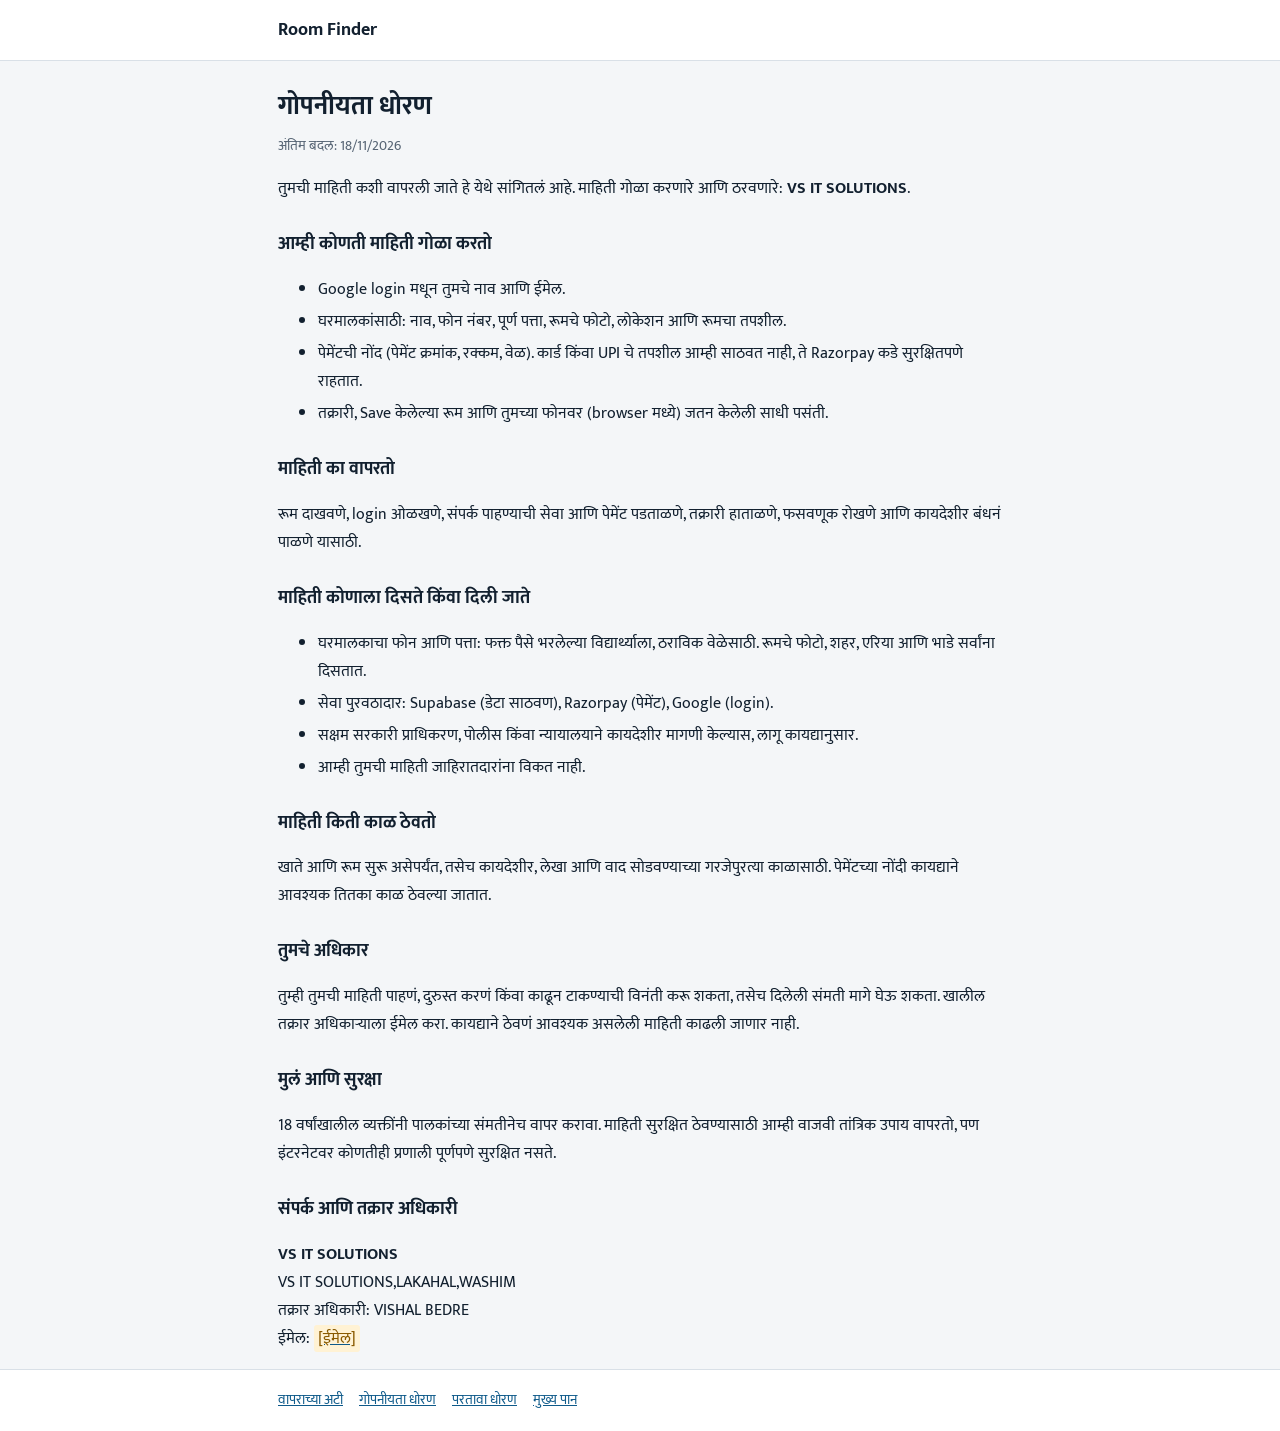
<file: privacy.html>
<!DOCTYPE html>
<html lang="mr">
<head>
<meta charset="utf-8">
<title>गोपनीयता धोरण – Room Finder</title>
<meta name="viewport" content="width=device-width, initial-scale=1">
<link rel="preconnect" href="https://fonts.googleapis.com"><link rel="preconnect" href="https://fonts.gstatic.com" crossorigin>
<link href="https://fonts.googleapis.com/css2?family=Mukta:wght@400;600;700&display=swap" rel="stylesheet">
<link rel="stylesheet" href="legal.css">
</head>
<body>
<header><div class="wrap"><a href="./" class="brand" data-cfg="BRAND">Room Finder</a></div></header>
<main class="wrap">
<div id="draft" class="draft" hidden>हा मसुदा आहे. प्रकाशित करण्यापूर्वी वकिलाकडून तपासून घ्या आणि config.js मध्ये LEGAL_DRAFT: false करा.</div>
<h1>गोपनीयता धोरण</h1>
<p class="mut">अंतिम बदल: <span data-cfg="LEGAL_DATE">[तारीख]</span></p>

<p>तुमची माहिती कशी वापरली जाते हे येथे सांगितलं आहे. माहिती गोळा करणारे आणि ठरवणारे: <b data-cfg="OPERATOR_NAME">[चालकाचे नाव]</b>.</p>
<h2>आम्ही कोणती माहिती गोळा करतो</h2>
<ul><li>Google login मधून तुमचे नाव आणि ईमेल.</li>
<li>घरमालकांसाठी: नाव, फोन नंबर, पूर्ण पत्ता, रूमचे फोटो, लोकेशन आणि रूमचा तपशील.</li>
<li>पेमेंटची नोंद (पेमेंट क्रमांक, रक्कम, वेळ). कार्ड किंवा UPI चे तपशील आम्ही साठवत नाही, ते Razorpay कडे सुरक्षितपणे राहतात.</li>
<li>तक्रारी, Save केलेल्या रूम आणि तुमच्या फोनवर (browser मध्ये) जतन केलेली साधी पसंती.</li></ul>
<h2>माहिती का वापरतो</h2>
<p>रूम दाखवणे, login ओळखणे, संपर्क पाहण्याची सेवा आणि पेमेंट पडताळणे, तक्रारी हाताळणे, फसवणूक रोखणे आणि कायदेशीर बंधनं पाळणे यासाठी.</p>
<h2>माहिती कोणाला दिसते किंवा दिली जाते</h2>
<ul><li>घरमालकाचा फोन आणि पत्ता: फक्त पैसे भरलेल्या विद्यार्थ्याला, ठराविक वेळेसाठी. रूमचे फोटो, शहर, एरिया आणि भाडे सर्वांना दिसतात.</li>
<li>सेवा पुरवठादार: Supabase (डेटा साठवण), Razorpay (पेमेंट), Google (login).</li>
<li>सक्षम सरकारी प्राधिकरण, पोलीस किंवा न्यायालयाने कायदेशीर मागणी केल्यास, लागू कायद्यानुसार.</li>
<li>आम्ही तुमची माहिती जाहिरातदारांना विकत नाही.</li></ul>
<h2>माहिती किती काळ ठेवतो</h2>
<p>खाते आणि रूम सुरू असेपर्यंत, तसेच कायदेशीर, लेखा आणि वाद सोडवण्याच्या गरजेपुरत्या काळासाठी. पेमेंटच्या नोंदी कायद्याने आवश्यक तितका काळ ठेवल्या जातात.</p>
<h2>तुमचे अधिकार</h2>
<p>तुम्ही तुमची माहिती पाहणं, दुरुस्त करणं किंवा काढून टाकण्याची विनंती करू शकता, तसेच दिलेली संमती मागे घेऊ शकता. खालील तक्रार अधिकाऱ्याला ईमेल करा. कायद्याने ठेवणं आवश्यक असलेली माहिती काढली जाणार नाही.</p>
<h2>मुलं आणि सुरक्षा</h2>
<p>18 वर्षांखालील व्यक्तींनी पालकांच्या संमतीनेच वापर करावा. माहिती सुरक्षित ठेवण्यासाठी आम्ही वाजवी तांत्रिक उपाय वापरतो, पण इंटरनेटवर कोणतीही प्रणाली पूर्णपणे सुरक्षित नसते.</p>

<h2>संपर्क आणि तक्रार अधिकारी</h2>
<p><b data-cfg="OPERATOR_NAME">[चालकाचे नाव]</b><br><span data-cfg="OPERATOR_ADDRESS">[पत्ता]</span><br>तक्रार अधिकारी: <span data-cfg="GRIEVANCE_OFFICER">[नाव]</span><br>ईमेल: <a id="mail" href="#"><span data-cfg="CONTACT_EMAIL">[ईमेल]</span></a></p>
</main>
<footer><div class="wrap"><a href="terms.html">वापराच्या अटी</a><a href="privacy.html">गोपनीयता धोरण</a><a href="refunds.html">परतावा धोरण</a><a href="./">मुख्य पान</a></div></footer>
<script src="config.js"></script><script src="legal.js"></script>
</body></html>
</file>
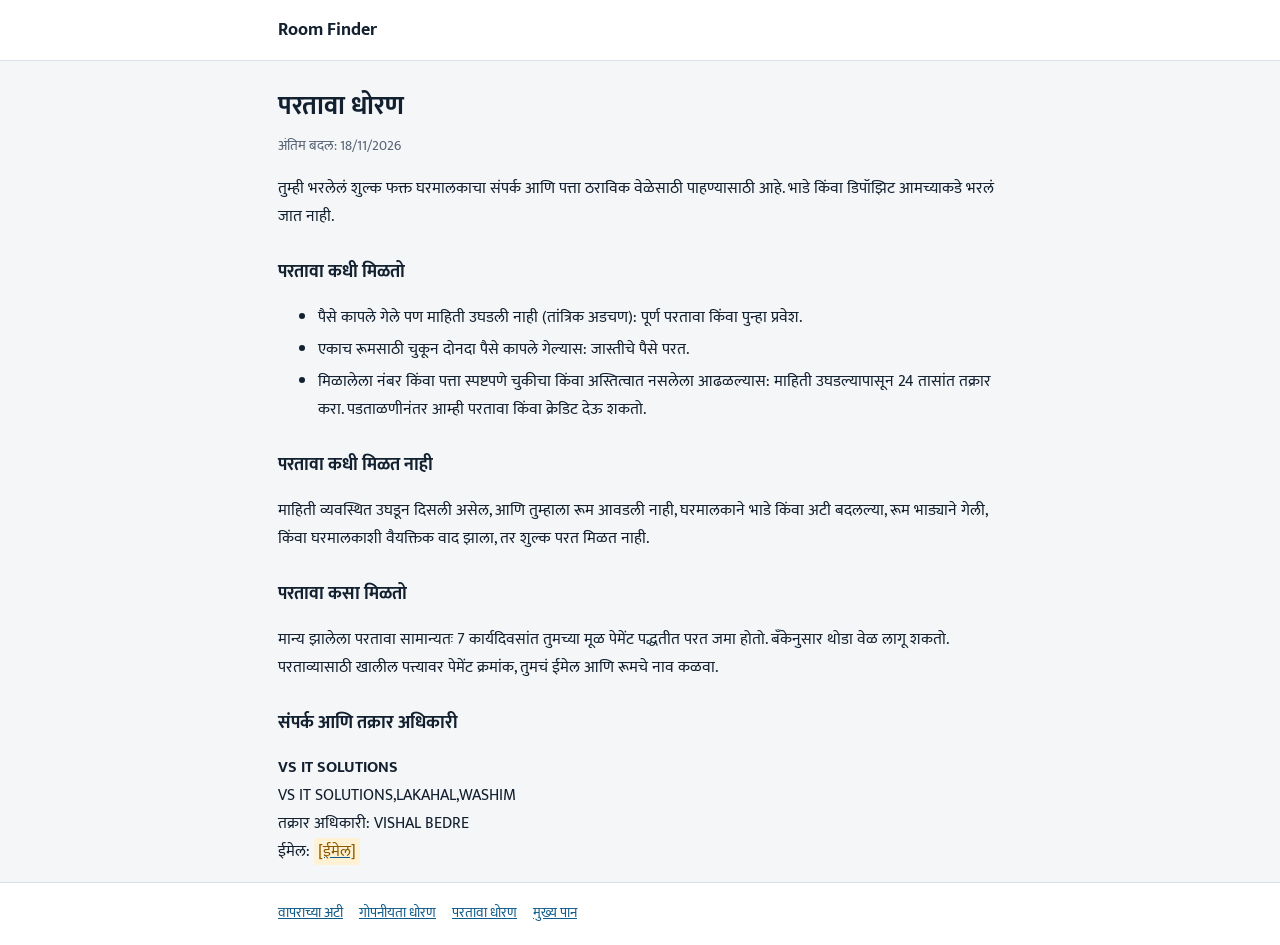
<file: refunds.html>
<!DOCTYPE html>
<html lang="mr">
<head>
<meta charset="utf-8">
<title>परतावा धोरण – Room Finder</title>
<meta name="viewport" content="width=device-width, initial-scale=1">
<link rel="preconnect" href="https://fonts.googleapis.com"><link rel="preconnect" href="https://fonts.gstatic.com" crossorigin>
<link href="https://fonts.googleapis.com/css2?family=Mukta:wght@400;600;700&display=swap" rel="stylesheet">
<link rel="stylesheet" href="legal.css">
</head>
<body>
<header><div class="wrap"><a href="./" class="brand" data-cfg="BRAND">Room Finder</a></div></header>
<main class="wrap">
<div id="draft" class="draft" hidden>हा मसुदा आहे. प्रकाशित करण्यापूर्वी वकिलाकडून तपासून घ्या आणि config.js मध्ये LEGAL_DRAFT: false करा.</div>
<h1>परतावा धोरण</h1>
<p class="mut">अंतिम बदल: <span data-cfg="LEGAL_DATE">[तारीख]</span></p>

<p>तुम्ही भरलेलं शुल्क फक्त घरमालकाचा संपर्क आणि पत्ता ठराविक वेळेसाठी पाहण्यासाठी आहे. भाडे किंवा डिपॉझिट आमच्याकडे भरलं जात नाही.</p>
<h2>परतावा कधी मिळतो</h2>
<ul><li>पैसे कापले गेले पण माहिती उघडली नाही (तांत्रिक अडचण): पूर्ण परतावा किंवा पुन्हा प्रवेश.</li>
<li>एकाच रूमसाठी चुकून दोनदा पैसे कापले गेल्यास: जास्तीचे पैसे परत.</li>
<li>मिळालेला नंबर किंवा पत्ता स्पष्टपणे चुकीचा किंवा अस्तित्वात नसलेला आढळल्यास: माहिती उघडल्यापासून 24 तासांत तक्रार करा. पडताळणीनंतर आम्ही परतावा किंवा क्रेडिट देऊ शकतो.</li></ul>
<h2>परतावा कधी मिळत नाही</h2>
<p>माहिती व्यवस्थित उघडून दिसली असेल, आणि तुम्हाला रूम आवडली नाही, घरमालकाने भाडे किंवा अटी बदलल्या, रूम भाड्याने गेली, किंवा घरमालकाशी वैयक्तिक वाद झाला, तर शुल्क परत मिळत नाही.</p>
<h2>परतावा कसा मिळतो</h2>
<p>मान्य झालेला परतावा सामान्यतः 7 कार्यदिवसांत तुमच्या मूळ पेमेंट पद्धतीत परत जमा होतो. बँकेनुसार थोडा वेळ लागू शकतो. परताव्यासाठी खालील पत्त्यावर पेमेंट क्रमांक, तुमचं ईमेल आणि रूमचे नाव कळवा.</p>

<h2>संपर्क आणि तक्रार अधिकारी</h2>
<p><b data-cfg="OPERATOR_NAME">[चालकाचे नाव]</b><br><span data-cfg="OPERATOR_ADDRESS">[पत्ता]</span><br>तक्रार अधिकारी: <span data-cfg="GRIEVANCE_OFFICER">[नाव]</span><br>ईमेल: <a id="mail" href="#"><span data-cfg="CONTACT_EMAIL">[ईमेल]</span></a></p>
</main>
<footer><div class="wrap"><a href="terms.html">वापराच्या अटी</a><a href="privacy.html">गोपनीयता धोरण</a><a href="refunds.html">परतावा धोरण</a><a href="./">मुख्य पान</a></div></footer>
<script src="config.js"></script><script src="legal.js"></script>
</body></html>
</file>
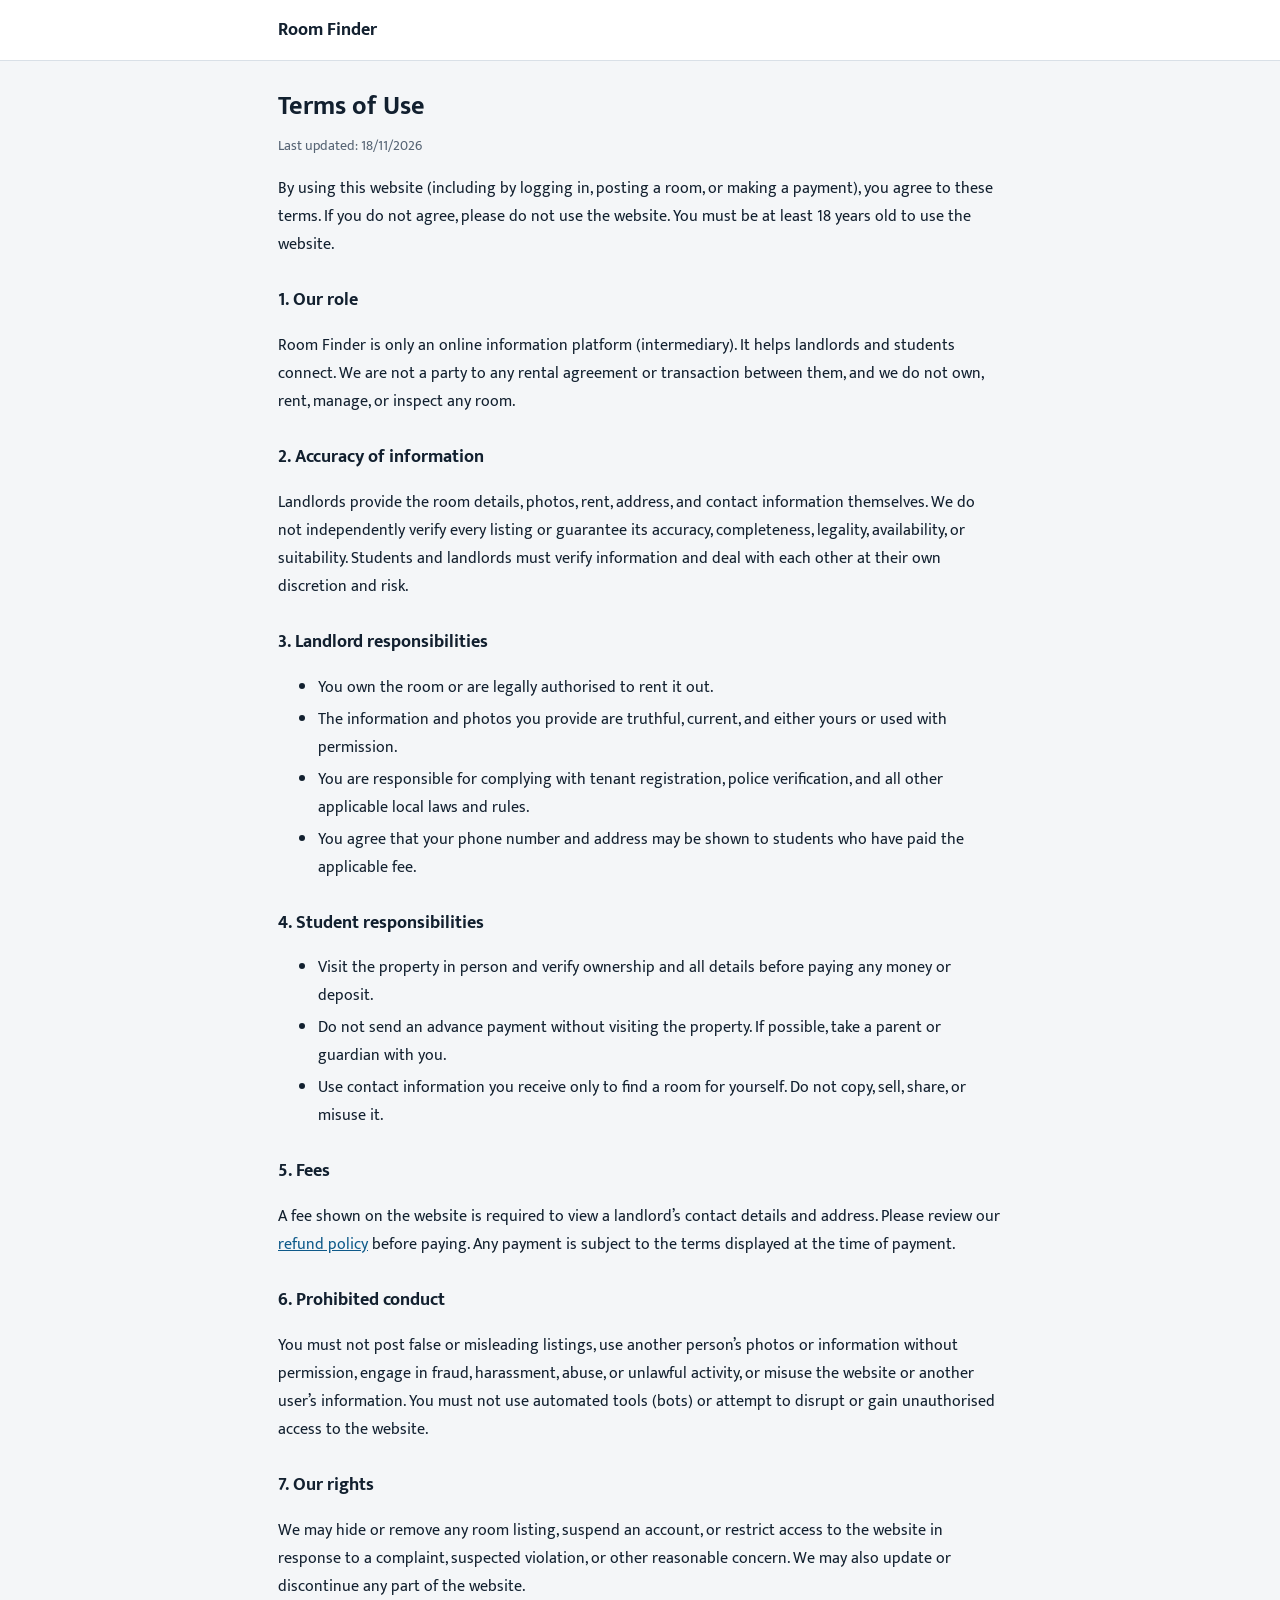
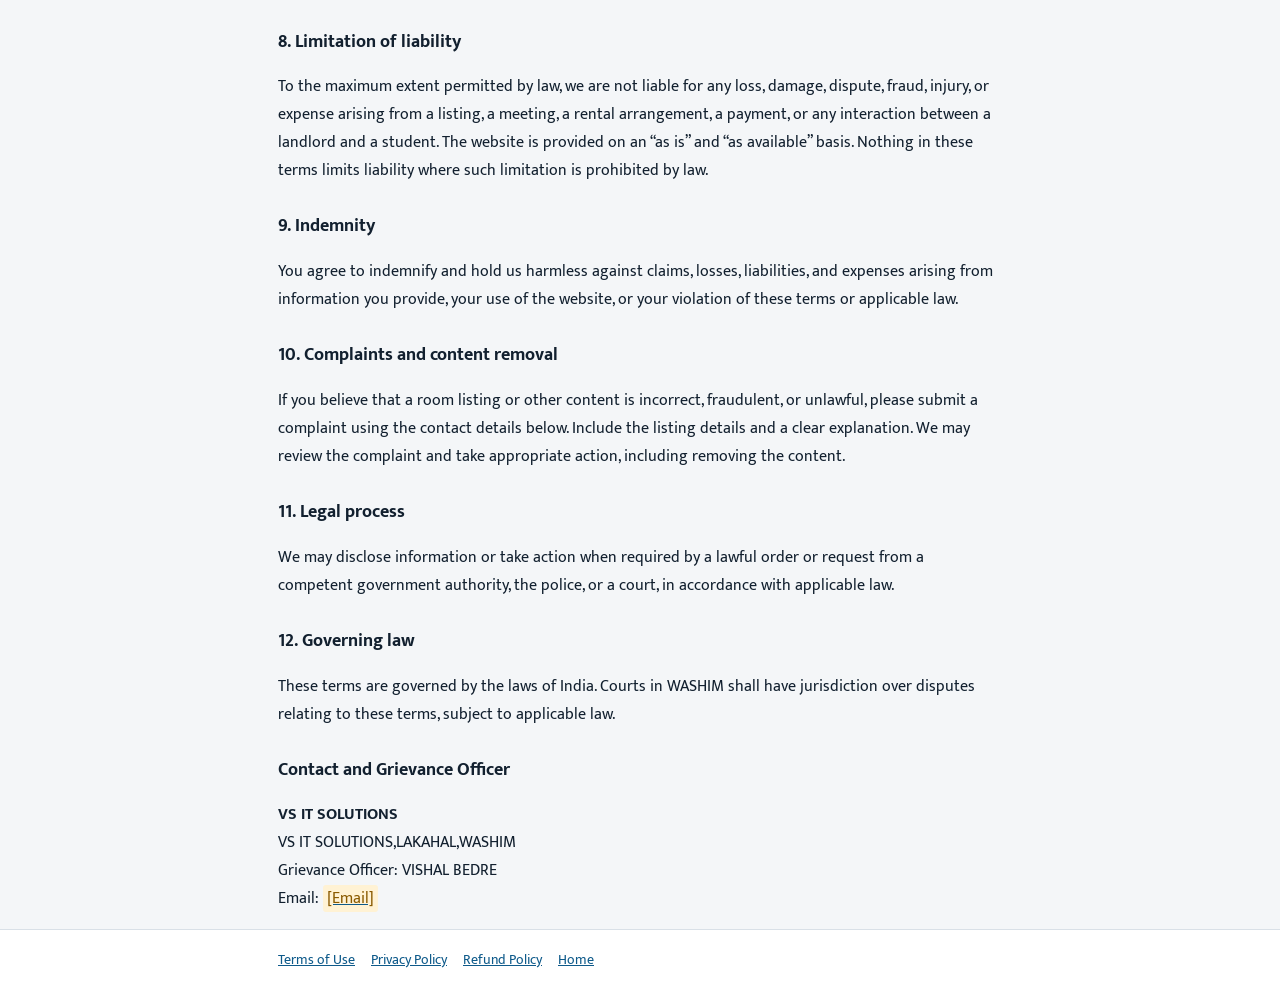
<file: terms.html>
<!DOCTYPE html>
<html lang="en">
<head>
<meta charset="utf-8">
<title>Terms of Use – Room Finder</title>
<meta name="viewport" content="width=device-width, initial-scale=1">
<link rel="preconnect" href="https://fonts.googleapis.com"><link rel="preconnect" href="https://fonts.gstatic.com" crossorigin>
<link href="https://fonts.googleapis.com/css2?family=Mukta:wght@400;600;700&display=swap" rel="stylesheet">
<link rel="stylesheet" href="legal.css">
</head>
<body>
<header><div class="wrap"><a href="./" class="brand" data-cfg="BRAND">Room Finder</a></div></header>
<main class="wrap">
<div id="draft" class="draft" hidden>This is a draft. Have it reviewed by a lawyer before publishing, and set LEGAL_DRAFT: false in config.js.</div>
<h1>Terms of Use</h1>
<p class="mut">Last updated: <span data-cfg="LEGAL_DATE">30/11/2026</span></p>

<p>By using this website (including by logging in, posting a room, or making a payment), you agree to these terms. If you do not agree, please do not use the website. You must be at least 18 years old to use the website.</p>
<h2>1. Our role</h2>
<p><span data-cfg="BRAND">Room Finder</span> is only an online information platform (intermediary). It helps landlords and students connect. We are not a party to any rental agreement or transaction between them, and we do not own, rent, manage, or inspect any room.</p>
<h2>2. Accuracy of information</h2>
<p>Landlords provide the room details, photos, rent, address, and contact information themselves. We do not independently verify every listing or guarantee its accuracy, completeness, legality, availability, or suitability. Students and landlords must verify information and deal with each other at their own discretion and risk.</p>
<h2>3. Landlord responsibilities</h2>
<ul><li>You own the room or are legally authorised to rent it out.</li>
<li>The information and photos you provide are truthful, current, and either yours or used with permission.</li>
<li>You are responsible for complying with tenant registration, police verification, and all other applicable local laws and rules.</li>
<li>You agree that your phone number and address may be shown to students who have paid the applicable fee.</li></ul>
<h2>4. Student responsibilities</h2>
<ul><li>Visit the property in person and verify ownership and all details before paying any money or deposit.</li>
<li>Do not send an advance payment without visiting the property. If possible, take a parent or guardian with you.</li>
<li>Use contact information you receive only to find a room for yourself. Do not copy, sell, share, or misuse it.</li></ul>
<h2>5. Fees</h2>
<p>A fee shown on the website is required to view a landlord’s contact details and address. Please review our <a href="refunds.html">refund policy</a> before paying. Any payment is subject to the terms displayed at the time of payment.</p>
<h2>6. Prohibited conduct</h2>
<p>You must not post false or misleading listings, use another person’s photos or information without permission, engage in fraud, harassment, abuse, or unlawful activity, or misuse the website or another user’s information. You must not use automated tools (bots) or attempt to disrupt or gain unauthorised access to the website.</p>
<h2>7. Our rights</h2>
<p>We may hide or remove any room listing, suspend an account, or restrict access to the website in response to a complaint, suspected violation, or other reasonable concern. We may also update or discontinue any part of the website.</p>
<h2>8. Limitation of liability</h2>
<p>To the maximum extent permitted by law, we are not liable for any loss, damage, dispute, fraud, injury, or expense arising from a listing, a meeting, a rental arrangement, a payment, or any interaction between a landlord and a student. The website is provided on an “as is” and “as available” basis. Nothing in these terms limits liability where such limitation is prohibited by law.</p>
<h2>9. Indemnity</h2>
<p>You agree to indemnify and hold us harmless against claims, losses, liabilities, and expenses arising from information you provide, your use of the website, or your violation of these terms or applicable law.</p>
<h2>10. Complaints and content removal</h2>
<p>If you believe that a room listing or other content is incorrect, fraudulent, or unlawful, please submit a complaint using the contact details below. Include the listing details and a clear explanation. We may review the complaint and take appropriate action, including removing the content.</p>
<h2>11. Legal process</h2>
<p>We may disclose information or take action when required by a lawful order or request from a competent government authority, the police, or a court, in accordance with applicable law.</p>
<h2>12. Governing law</h2>
<p>These terms are governed by the laws of India. Courts in <span data-cfg="JURISDICTION_CITY">[City]</span> shall have jurisdiction over disputes relating to these terms, subject to applicable law.</p>

<h2>Contact and Grievance Officer</h2>
<p><b data-cfg="OPERATOR_NAME">[Operator name]</b><br><span data-cfg="OPERATOR_ADDRESS">[Address]</span><br>Grievance Officer: <span data-cfg="GRIEVANCE_OFFICER">[Name]</span><br>Email: <a id="mail" href="#"><span data-cfg="CONTACT_EMAIL">[Email]</span></a></p>
</main>
<footer><div class="wrap"><a href="terms.html">Terms of Use</a><a href="privacy.html">Privacy Policy</a><a href="refunds.html">Refund Policy</a><a href="./">Home</a></div></footer>
<script src="config.js"></script><script src="legal.js"></script>
</body></html>
</file>
<file: legal.css>
*{box-sizing:border-box}
body{margin:0;background:#f4f6f8;color:#12202f;font:400 16px/1.75 "Mukta",system-ui,sans-serif}
.wrap{max-width:760px;margin:0 auto;padding:0 18px}
header{background:#fff;border-bottom:1px solid #d9e0e7;padding:14px 0}
.brand{font-weight:700;font-size:1.15rem;color:#12202f;text-decoration:none}
main{padding-bottom:20px}
h1{font-size:1.6rem;margin:24px 0 4px}h2{font-size:1.1rem;margin:26px 0 4px}
.mut{color:#566474;font-size:.9rem;margin:0 0 6px}
li{margin:4px 0}a{color:#0e5a8a}
.draft{background:#fff2d4;color:#8a5a00;border:1px solid #e8c777;border-radius:8px;padding:10px 14px;margin-top:18px}
.todo{background:#fff2d4;color:#8a5a00;padding:0 4px;border-radius:3px}
footer{border-top:1px solid #d9e0e7;background:#fff;padding:18px 0;font-size:.9rem}footer a{margin-right:16px}
</file>
